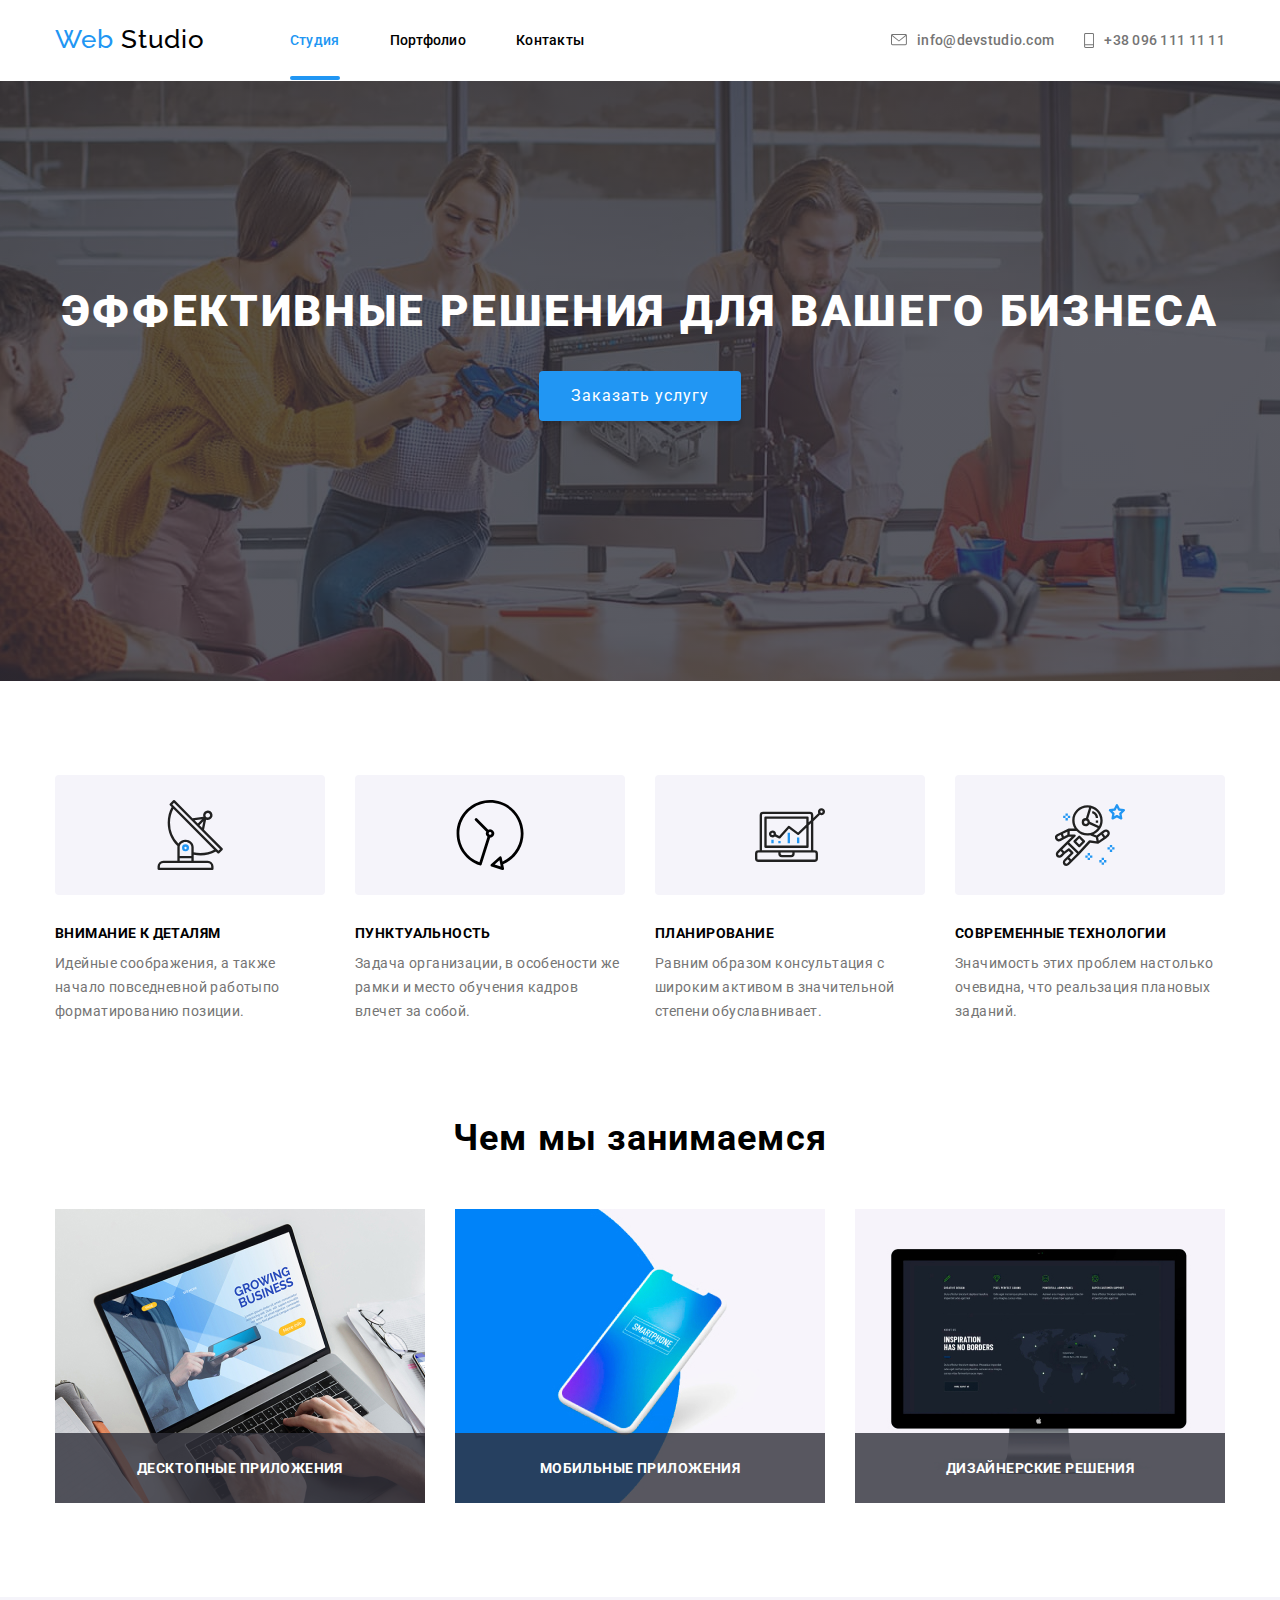
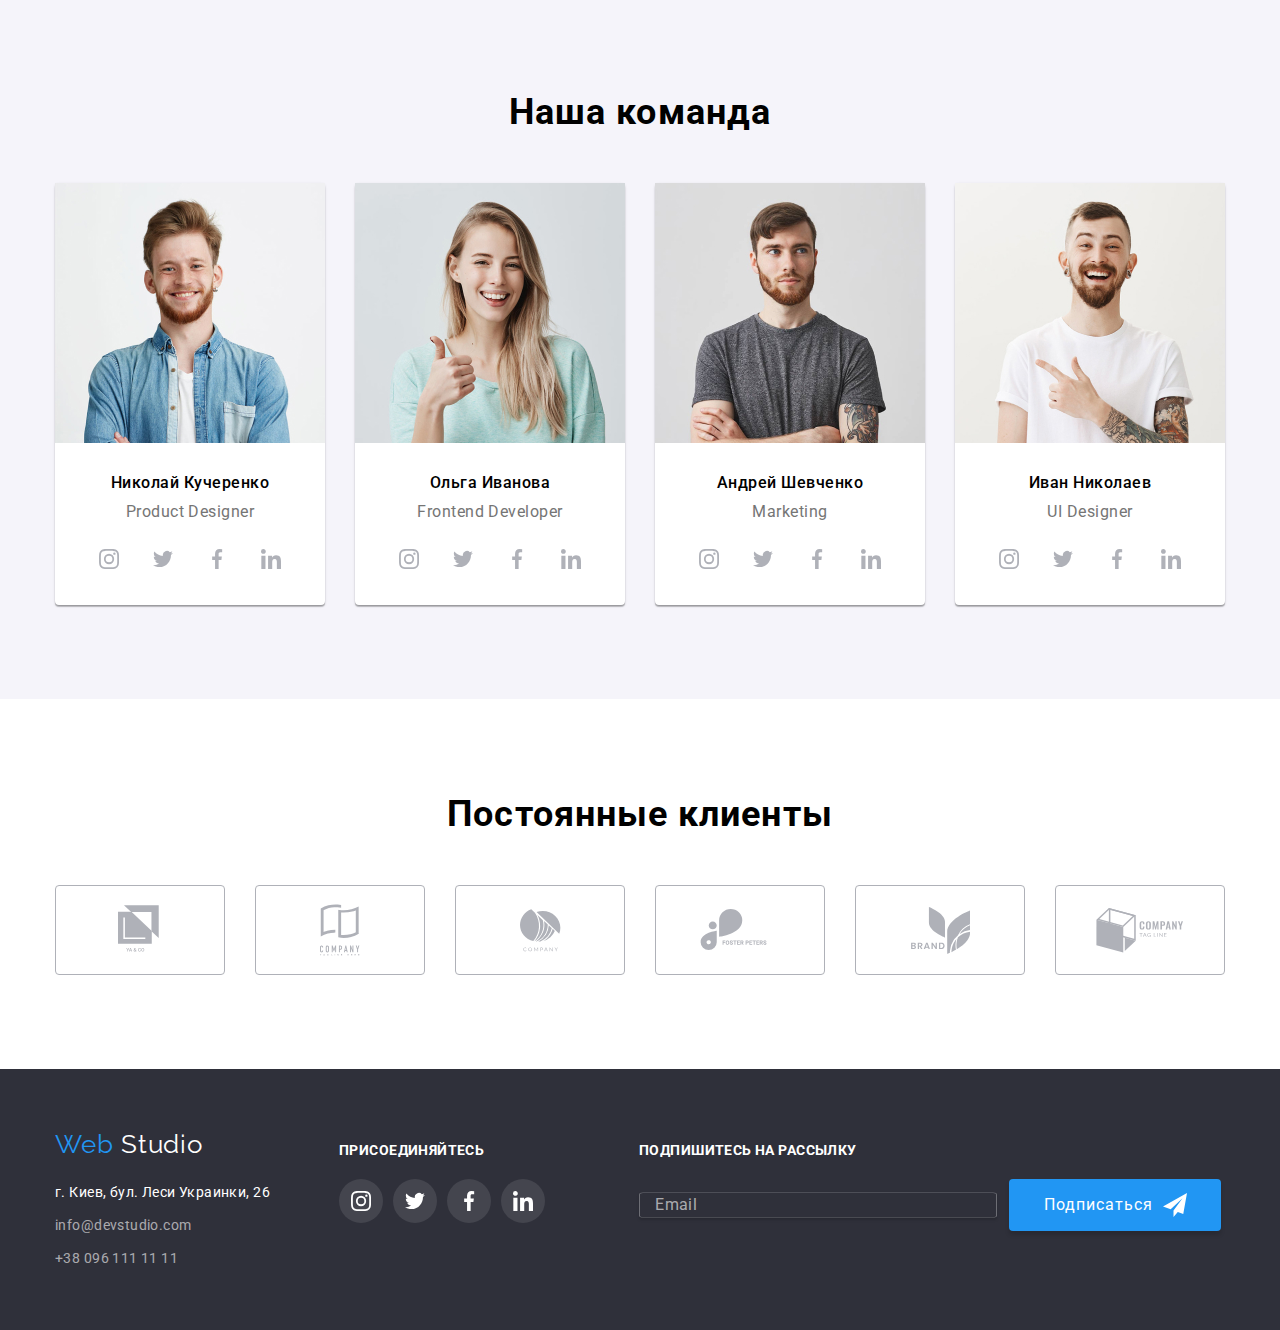
<file: index.html>
<!DOCTYPE html>
<html lang="ru">

<head>
    <meta charset="UTF-8">
    <meta name="viewport" content="width=device-width, initial-scale=1.0">
    <link
        rel="stylesheet"
        href="https://fonts.googleapis.com/css2?family=Raleway:wght@700&family=Roboto:wght@400;500;700;900&display=swap"
    />
    <title>Web studio</title>
    <link rel="stylesheet" href="./css/styles.css">
    <link rel="stylesheet" href="./css/normalize.css">

</head>

<body>
                <!-- Header -->
    <header>
        <nav class="container">
            <div class="header-content">
                <div class="header-logo">
                    <a class="logo" href="index.html"><span class="web">Web</span> Studio</a>
                </div>
                
                <ul class="nav-list">
                    <li class="nav-item"><a href="index.html" class="link menu-link active-page">Студия</a></li>
                    <li class="nav-item"><a href="portfolio.html" class="link menu-link">Портфолио</a></li>
                    <li class="nav-item"><a href="#contacts" class="link menu-link">Контакты</a></li>
                </ul>
                <ul class="contacts-list">
                    <li class="contacts-item">
                        <a href="mailto:info@devstudio.com" class="link">
                            <svg class="mail icon-header">
                                <use href="./images/icons.svg#mail"></use>
                            </svg>
                        info@devstudio.com </a>
                    </li>
                    <li class="contacts-item">
                        <a href="tel:+380961111111" class="link">
                            <svg class="phone icon-header">
                                <use href="./images/icons.svg#phone"></use>
                            </svg>
                        +38 096 111 11 11 </a>
                    </li>
                </ul>
            </div> 
        </nav>
    </header>
    
                <!-- Hero -->
    <main>
        <section class="hero">
            <div class="container">
                <!-- <img src="./images/main.jpg" alt="Эфективные решения"> -->
                <h1 class="hero-title">ЭФФЕКТИВНЫЕ РЕШЕНИЯ ДЛЯ ВАШЕГО БИЗНЕСА</h1>
                <button  class="button" data-modal-open>Заказать услугу</button>
                <div class="backdrop is-hidden" data-modal>
                    <div class="modal">
                        <form>  
                            <a href="" data-modal-close class="close">
                                <svg width="11px" height="11px" >
                                    <use href="./images/icons.svg#close"></use>
                                </svg>
                            </a>
                            <b class="modal-title">Оставьте свои данные, мы вам перезвоним</b> 

                            <label class="form-field">
                                <input type="text" name="name" placeholder=" " class="form-input">
                                <span class="form-label">Имя</span>    
                                <svg class="modal-icon">
                                    <use href="./images/icons.svg#person"></use>
                                </svg>
                            </label>

                            <label class="form-field">
                                <input type="tel" name="tel" placeholder=" " class="form-input">
                                <span class="form-label">Телефон</span>    
                                <svg class="modal-icon">
                                    <use href="./images/icons.svg#telephone"></use>
                                </svg>
                            </label>

                            <label class="form-field">
                                <input type="email" name="email" placeholder=" " class="form-input">
                                <span class="form-label">Почта</span>    
                                <svg class="modal-icon">
                                    <use href="./images/icons.svg#email"></use>
                                </svg>
                            </label>    

                            <div class="form-field-comment">
                                <textarea name="comment" id="comment" cols="50" rows="10" class="form-input-comment" placeholder=" "></textarea>
                                <label for="comment" class="form-label-comment">Коментарий</label>
                            </div>
                            
                            <!-- <label class="form-field">
                                <input type="checkbox" name="policy">
                                <span>Соглашаюсь с рассылкой и принимаю <a class="rules" href="">Условия договора</a></span>
                            </label> -->

                            <label class="checkbox-label">
                                <input type="checkbox" class="checkbox" name="topic" value="html">
                                <span class="checkbox-icon"></span>
                                <span class="policy">Соглашаюсь с рассылкой и принимаю <a class="rules" href="#">Условия договора</a></span>
                            </label>

                            <br>
                            <br>

                            <button type="submit" class="send button">Отправить</button>
                        </form>
                    </div> 
                </div>
            </div>
        </section>

                <!-- Features cotainer-->
        <section class="features">
            <!-- То что нужно спрятать -->
            <h2 class="title visually-hidden">Наши преимущества</h2>
            <!-- То что нужно спрятать -->

            <div class="container">
                <ul class="features-list">
                    <li class="features-item">
                        <div class="features-image">
                            <svg class="icon">
                                <use href="./images/icons.svg#antena"></use>
                            </svg>
                        </div>
                        <h3 class="features-item-title">ВНИМАНИЕ К ДЕТАЛЯМ</h3>
                        <p class="features-item-text">Идейные соображения, а также начало повседневной работыпо форматированию позиции.</p>
                    </li>
                    <li class="features-item">
                        <div class="features-image">
                            <svg class="icon">
                                <use href="./images/icons.svg#clock"></use>
                            </svg>
                        </div>                        
                        <h3 class="features-item-title">ПУНКТУАЛЬНОСТЬ</h3>
                        <p class="features-item-text">Задача организации, в особености же рамки и место обучения кадров влечет за собой.</p>
                    </li>
                    <li class="features-item">
                        <div class="features-image">
                            <svg class="icon">
                                <use href="./images/icons.svg#diagram"></use>
                            </svg>
                        </div>
                        <h3 class="features-item-title">ПЛАНИРОВАНИЕ</h3>
                        <p class="features-item-text">Равним образом консультация с широким активом в значительной степени обуславнивает.</p>
                    </li>
                    <li class="features-item">
                        <div class="features-image">
                            <svg class="icon">
                                <use href="./images/icons.svg#astronaut"></use>
                            </svg>
                        </div>
                        <h3 class="features-item-title">СОВРЕМЕННЫЕ ТЕХНОЛОГИИ</h3>
                        <p class="features-item-text">Значимость этих проблем настолько очевидна, что реальзация плановых заданий.</p>
                    </li>
                </ul>
            </div>
        </section>

        <!--Tech skills container-->
        <section class="tech-skills">
            <div class="container">
                <h2 class="title">Чем мы занимаемся</h2>
                <ul class="tech-skills-list">
                    <li class="tech-skills-item">
                        <a href="#">
                            <img src="./images/box1.jpg" alt="Desktop app">
                            <h3 class="tech-skills-item-title">ДЕСКТОПНЫЕ ПРИЛОЖЕНИЯ</h3>
                        </a>                        
                    </li>
                    <li class="tech-skills-item">
                        <a href="#">
                            <img src="./images/box2.jpg" alt="Mobile app">
                            <h3 class="tech-skills-item-title">МОБИЛЬНЫЕ ПРИЛОЖЕНИЯ</h3>
                        </a>                        
                    </li>
                    <li class="tech-skills-item">
                        <a href="#">
                            <img src="./images/box3.jpg" alt="Дизайнерские решения">
                            <h3 class="tech-skills-item-title">ДИЗАЙНЕРСКИЕ РЕШЕНИЯ</h3>
                        </a>                        
                    </li>
                </ul>
            </div>
        </section>

        <!-- Our Team -->
        <section class="our-team">
            <div class="container">
                <h2 class="title">Наша команда</h2>
                <ul class="team-list">
                    <li class="team-item">
                        <div class="team-photo">
                            <img src="./images/John_Smith.jpg" alt="Николай Кучеренко">
                        </div>                        
                        <div class="team-item-info">
                            <h3 class="team-item-title">Николай Кучеренко</h3>
                            <p class="team-item-description">Product Designer</p>
                            <ul class="social">                                
                                <li class="social-item">
                                    <a href="#">
                                        <svg class="social-icon">
                                            <use href="./images/icons.svg#instagram"></use>
                                        </svg>
                                    </a>
                                </li>
                                <li class="social-item">
                                    <a href="#">
                                        <svg class="social-icon">
                                            <use href="./images/icons.svg#twitter"></use>
                                        </svg>
                                    </a>
                                </li>
                                <li class="social-item">
                                    <a href="#">
                                        <svg class="social-icon">
                                            <use href="./images/icons.svg#facebook"></use>
                                        </svg>
                                    </a>
                                </li>
                                <li class="social-item">
                                    <a href="#">
                                        <svg class="social-icon">
                                            <use href="./images/icons.svg#linkedin"></use>
                                        </svg>
                                    </a>
                                </li>
                            </ul>
                        </div>
                    </li>
                    <li class="team-item">
                        <img src="./images/Marta_Stewart.jpg" alt="Ольга Иванова">
                        <div class="team-item-info">
                            <h3 class="team-item-title">Ольга Иванова</h3>
                            <p class="team-item-description">Frontend Developer</p>
                            <ul class="social">
                                <li class="social-item">
                                    <a href="#">
                                        <svg class="social-icon">
                                            <use href="./images/icons.svg#instagram"></use>
                                        </svg>
                                    </a>
                                </li>
                                <li class="social-item">
                                    <a href="#">
                                        <svg class="social-icon">
                                            <use href="./images/icons.svg#twitter"></use>
                                        </svg>
                                    </a>
                                </li>
                                <li class="social-item">
                                    <a href="#">
                                        <svg class="social-icon">
                                            <use href="./images/icons.svg#facebook"></use>
                                        </svg>
                                    </a>
                                </li>
                                <li class="social-item">
                                    <a href="#">
                                        <svg class="social-icon">
                                            <use href="./images/icons.svg#linkedin"></use>
                                        </svg>
                                    </a>
                                </li>
                            </ul>
                        </div>
                    </li>
                    <li class="team-item">
                        <img src="./images/Robert_Jakis.jpg" alt="Андрей Шевченко">
                        <div class="team-item-info">
                            <h3 class="team-item-title">Андрей Шевченко</h3>
                            <p class="team-item-description">Marketing</p>
                            <ul class="social">
                                <li class="social-item">
                                    <a href="#">
                                        <svg class="social-icon">
                                            <use href="./images/icons.svg#instagram"></use>
                                        </svg>
                                    </a>
                                </li>
                                <li class="social-item">
                                    <a href="#">
                                        <svg class="social-icon">
                                            <use href="./images/icons.svg#twitter"></use>
                                        </svg>
                                    </a>
                                </li>
                                <li class="social-item">
                                    <a href="#">
                                        <svg class="social-icon">
                                            <use href="./images/icons.svg#facebook"></use>
                                        </svg>
                                    </a>
                                </li>
                                <li class="social-item">
                                    <a href="#">
                                        <svg class="social-icon">
                                            <use href="./images/icons.svg#linkedin"></use>
                                        </svg>
                                    </a>
                                </li>
                            </ul>
                        </div>
                    </li>
                    <li class="team-item">
                        <img src="./images/Martin_Doe.jpg" alt="Иван Николаев">
                        <div class="team-item-info">
                            <h3 class="team-item-title">Иван Николаев</h3>
                            <p class="team-item-description">UI Designer</p>
                            <ul class="social">
                                <li class="social-item">
                                    <a href="#">
                                        <svg class="social-icon">
                                            <use href="./images/icons.svg#instagram"></use>
                                        </svg>
                                    </a>
                                </li>
                                <li class="social-item">
                                    <a href="#">
                                        <svg class="social-icon">
                                            <use href="./images/icons.svg#twitter"></use>
                                        </svg>
                                    </a>
                                </li>
                                <li class="social-item">
                                    <a href="#">
                                        <svg class="social-icon">
                                            <use href="./images/icons.svg#facebook"></use>
                                        </svg>
                                    </a>
                                </li>
                                <li class="social-item">
                                    <a href="#">
                                        <svg class="social-icon">
                                            <use href="./images/icons.svg#linkedin"></use>
                                        </svg>
                                    </a>
                                </li>
                            </ul>
                        </div>
                    </li>
                </ul>
            </div>
        </section>
        <!-- Our Client -->
        <section class="clients">
            <div class="container">
                <h2 class="title">Постоянные клиенты</h2>
                <ul class="clients-list">
                    <li class="clients-item">
                        <a href="#">
                            <svg class="clients-icon"  width="45px" height="50px">
                                <use href="./images/icons.svg#logo-Client1"></use>
                            </svg>
                        </a>
                    </li>
                    <li class="clients-item">
                        <a href="#">
                            <svg class="clients-icon" width="40px" height="52px">
                                <use href="./images/icons.svg#logo-Client2"></use>
                            </svg>
                        </a>
                    </li>
                    <li class="clients-item">
                        <a href="#">
                            <svg class="clients-icon" width="41px" height="43px">
                                <use href="./images/icons.svg#logo-Client3"></use>
                            </svg>
                        </a>
                    </li>
                    <li class="clients-item">
                        <a href="#">
                            <svg class="clients-icon" width="80px" height="42px">
                                <use href="./images/icons.svg#logo-Client4"></use>
                            </svg>
                        </a>
                    </li>
                    <li class="clients-item">
                        <a href="#">
                            <svg class="clients-icon" width="59px" height="47px">
                                <use href="./images/icons.svg#logo-Client5"></use>
                            </svg>
                        </a>
                    </li>
                    <li class="clients-item">
                        <a href="#">
                            <svg class="clients-icon" width="88px" height="45px">
                                <use href="./images/icons.svg#logo-Client6"></use>
                            </svg>
                            
                        </a>
                    </li>
                </ul>
            </div>
        </section>
    </main>

    <!-- Footer -->
    <footer class="page-footer">
        <section>
            <div class="container">  
                <div class="footer-content">
                    <div class="footer-contacts">
                        <a class="logo inverse" href="#top"><span class="web">Web</span> Studio</a>                                
                        <address id="contacts" class="address">      
                            <p class="address-item inverse">г. Киев, бул. Леси Украинки, 26</p>
                            <p class="address-item"><a href="mailto:info@devstudio.com" class="link"> info@devstudio.com</a></p>
                            <p class="address-item"><a href="tel:+380961111111" class="link"> +38 096 111 11 11 </a></p>
                        </address>
                    </div>
                    <div class="join-social-network">
                        <b class="inverse footer-call">ПРИСОЕДИНЯЙТЕСЬ</b>
                        <ul class="social">
                            <li class="social-item">
                                <a href="">
                                    <svg class="social-icon">
                                        <use href="./images/icons.svg#instagram"></use>
                                    </svg>
                                </a>
                            </li>
                            <li class="social-item">
                                <a href="">
                                    <svg class="social-icon">
                                        <use href="./images/icons.svg#twitter"></use>
                                    </svg>
                                </a>
                            </li>
                            <li class="social-item">
                                <a href="">
                                    <svg class="social-icon">
                                        <use href="./images/icons.svg#facebook"></use>
                                    </svg>
                                </a>
                            </li>
                            <li class="social-item">
                                <a href="">
                                    <svg class="social-icon">
                                        <use href="./images/icons.svg#linkedin"></use>
                                    </svg>
                                </a>
                            </li>
                        </ul>
                    </div>

                    <div class="subscribe">
                        <b class="inverse footer-call">ПОДПИШИТЕСЬ НА РАССЫЛКУ</b>
                        <form class="subscribe-form">                            
                            <label class="footer-label">
                                <input type="email" name="email" class="footer-input" placeholder=" "/>
                                <span class="email">Email</span>
                            </label>
                            
                            <button type="submit" class="button button-footer">
                                <span class="subscribe-button">Подписаться</span
                                ><svg class="subscribe-svg" width="24" height="24">
                                    <use href="./images/icons.svg#icon-send"></use>
                                </svg>
                            </button>
                            
                        </form>
                    </div>

                </div>
            </div>
        </section>
    </footer>
    <script src="./js/modal.js"></script>
</body>

</html>
</file>
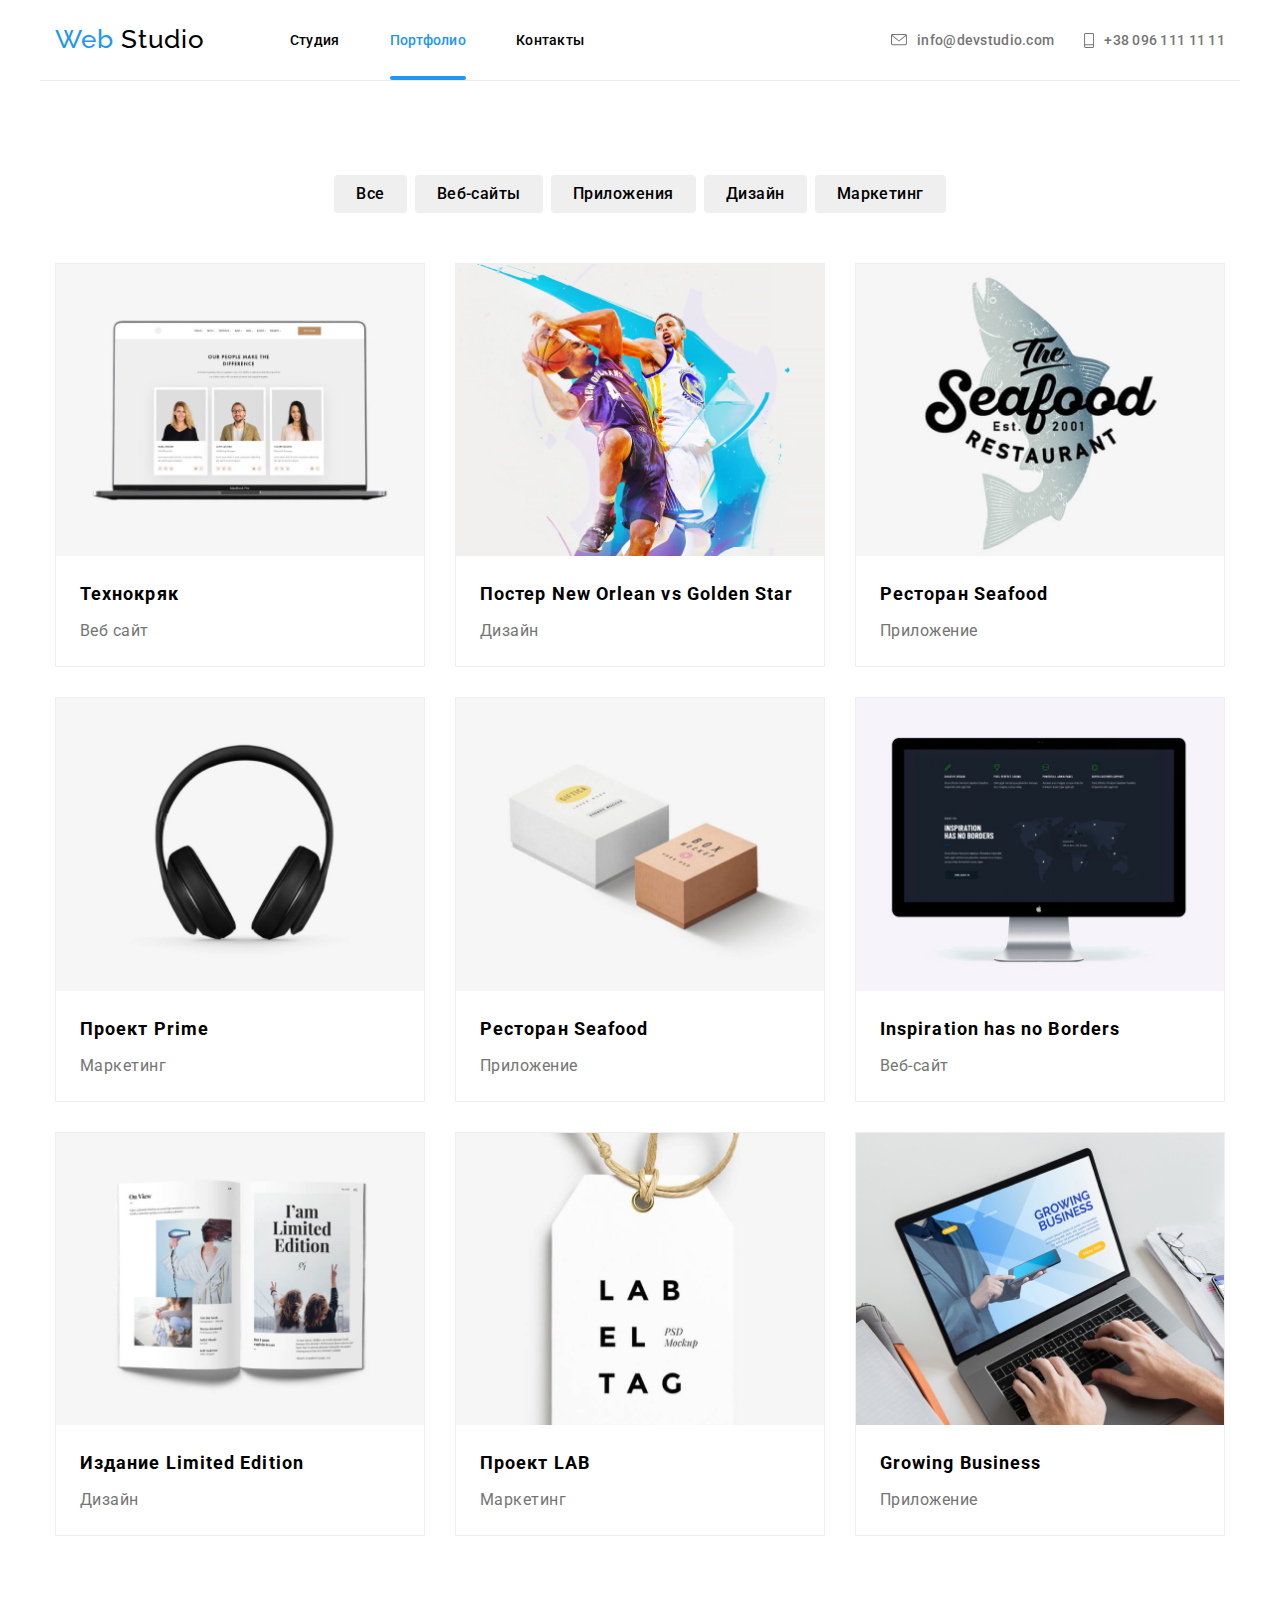
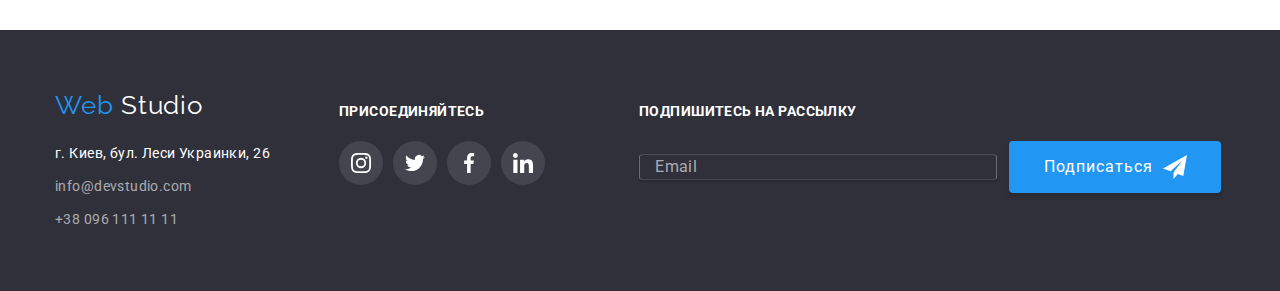
<file: portfolio.html>
<!DOCTYPE html>
<html lang="en">

<head>
    <meta charset="UTF-8">
    <meta name="viewport" content="width=device-width, initial-scale=1.0">
    <link
        rel="stylesheet"
        href="https://fonts.googleapis.com/css2?family=Raleway:wght@700&family=Roboto:wght@400;500;900&display=swap"
    />
    <title>Portfolio</title>
    <link rel="stylesheet" href="./css/styles.css">
    <link rel="stylesheet" href=".//css/normalize.css">

</head>

<body>
    <!-- Header -->
    <header>
        <nav class="container border">
            <div class="header-content">
                <div class="header-logo">
                    <a class="logo" href="index.html"><span class="web">Web</span> Studio</a>
                </div>
                
                <ul class="nav-list">
                    <li class="nav-item"><a href="index.html" class="link menu-link">Студия</a></li>
                    <li class="nav-item"><a href="portfolio.html" class="link menu-link active-page">Портфолио</a></li>
                    <li class="nav-item"><a href="#contacts" class="link menu-link">Контакты</a></li>
                </ul>
                <ul class="contacts-list">
                    <li class="contacts-item">
                        <a href="mailto:info@devstudio.com" class="link">
                            <svg class="mail icon-header">
                                <use href="./images/icons.svg#mail"></use>
                            </svg>
                        info@devstudio.com </a>
                    </li>
                    <li class="contacts-item">
                        <a href="tel:+380961111111" class="link">
                            <svg class="phone icon-header">
                                <use href="./images/icons.svg#phone"></use>
                            </svg>
                        +38 096 111 11 11 </a>
                    </li>
                </ul>
            </div> 
        </nav>
    </header>
            <!-- Our Project -->
    <main>
        <section class="our-project">
            <div class="container">
                <!-- То что нужно скрыть -->
                <h1 class="visually-hidden">Наши проекты</h1>
                <!-- То что нужно скрыть -->

                <!-- Filters -->                
                <ul class="filter-list">
                    <li class="filter-item"><button type="button" class="button">Все</button></li>
                    <li class="filter-item"><button type="button" class="button">Веб-сайты</button></li>
                    <li class="filter-item"><button type="button" class="button">Приложения</button></li>
                    <li class="filter-item"><button type="button" class="button">Дизайн</button></li>
                    <li class="filter-item"><button type="button" class="button">Маркетинг</button></li>
                </ul>
                <ul class="portfolio-list">
                    <li class="portfolio-item">
                        <a href="#" class="item-link">
                            <div class="card-image">
                                <img src="./images/project1.jpg" alt="project1">
                                <p class="portfolio-item-description">
                                    Технокряк это современная площадка распостранения
                                    коронавируса. Компании используют эту платформу
                                    для цифрового шпионажа и атак на защищённые сервера конкурентов
                                </p>
                            </div>
                            <div class="card-contents">
                                <h2 class="portfolio-titles">Технокряк</h2>
                                <p class="portfolio-text">Веб сайт</p>
                            </div>
                            
                        </a>
                    </li>
                    <li class="portfolio-item">
                        <a href="#" class="item-link">
                            <div class="card-image">
                                <img src="./images/project2.jpg" alt="project2">
                                <p class="portfolio-item-description">
                                    Технокряк это современная площадка распостранения
                                    коронавируса. Компании используют эту платформу
                                    для цифрового шпионажа и атак на защищённые сервера конкурентов
                                </p>
                            </div>
                            <div class="card-contents">
                                <h2 class="portfolio-titles">Постер New Orlean vs Golden Star</h2>
                                <p class="portfolio-text">Дизайн</p>
                            </div>
                        </a>
                    </li>
                    <li class="portfolio-item">
                        <a href="#" class="item-link">
                            <div class="card-image">
                                <img src="./images/project3.jpg" alt="project3">
                                <p class="portfolio-item-description">
                                    Технокряк это современная площадка распостранения
                                    коронавируса. Компании используют эту платформу
                                    для цифрового шпионажа и атак на защищённые сервера конкурентов
                                </p>
                            </div>
                            <div class="card-contents">
                                <h2 class="portfolio-titles">Ресторан Seafood</h2>
                                <p class="portfolio-text">Приложение</p>
                            </div>
                        </a>
                    </li>
                    <li class="portfolio-item">
                        <a href="#" class="item-link">
                            <div class="card-image">
                                <img src="./images/project4.jpg" alt="project4">
                                <p class="portfolio-item-description">
                                    Технокряк это современная площадка распостранения
                                    коронавируса. Компании используют эту платформу
                                    для цифрового шпионажа и атак на защищённые сервера конкурентов
                                </p>
                            </div>
                            <div class="card-contents">
                                <h2 class="portfolio-titles">Проект Prime</h2>
                                <p class="portfolio-text">Маркетинг</p>
                            </div>
                        </a>
                    </li>
                    <li class="portfolio-item">
                        <a href="#" class="item-link">
                            <div class="card-image">
                                <img src="./images/project5.jpg" alt="project5">
                                <p class="portfolio-item-description">
                                    Технокряк это современная площадка распостранения
                                    коронавируса. Компании используют эту платформу
                                    для цифрового шпионажа и атак на защищённые сервера конкурентов
                                </p>
                            </div>
                            <div class="card-contents">
                                <h2 class="portfolio-titles">Ресторан Seafood</h2>
                                <p class="portfolio-text">Приложение</p>
                            </div>                   
                        </a>
                    </li>
                    <li class="portfolio-item">
                        <a href="#" class="item-link">
                            <div class="card-image">
                                <img src="./images/project6.jpg" alt="project6">
                                <p class="portfolio-item-description">
                                    Технокряк это современная площадка распостранения
                                    коронавируса. Компании используют эту платформу
                                    для цифрового шпионажа и атак на защищённые сервера конкурентов
                                </p>
                            </div>
                            <div class="card-contents">
                                <h2 class="portfolio-titles">Inspiration has no Borders</h2>
                                <p class="portfolio-text">Веб-сайт</p>
                            </div>
                        </a>
                    </li>
                    <li class="portfolio-item">
                        <a href="#" class="item-link">
                            <div class="card-image">
                                <img src="./images/project7.jpg" alt="project7">
                                <p class="portfolio-item-description">
                                    Технокряк это современная площадка распостранения
                                    коронавируса. Компании используют эту платформу
                                    для цифрового шпионажа и атак на защищённые сервера конкурентов
                                </p>
                            </div>
                            <div class="card-contents">
                                <h2 class="portfolio-titles">Издание Limited Edition</h2>
                                <p class="portfolio-text">Дизайн</p>
                            </div>
                        </a>
                    </li>
                    <li class="portfolio-item">
                        <a href="#" class="item-link">
                            <div class="card-image">
                                <img src="./images/project8.jpg" alt="project8">
                                <p class="portfolio-item-description">
                                    Технокряк это современная площадка распостранения
                                    коронавируса. Компании используют эту платформу
                                    для цифрового шпионажа и атак на защищённые сервера конкурентов
                                </p>
                            </div>
                            <div class="card-contents">
                                <h2 class="portfolio-titles">Проект LAB</h2>
                                <p class="portfolio-text">Маркетинг</p>
                            </div>
                        </a>
                    </li>
                    <li class="portfolio-item">
                        <a href="#" class="item-link">
                            <div class="card-image">
                                <img src="./images/project9.jpg" alt="project9">
                                <p class="portfolio-item-description">
                                    Технокряк это современная площадка распостранения
                                    коронавируса. Компании используют эту платформу
                                    для цифрового шпионажа и атак на защищённые сервера конкурентов
                                </p>
                            </div>
                            <div class="card-contents">
                                <h2 class="portfolio-titles">Growing Business</h2>
                                <p class="portfolio-text">Приложение</p>
                            </div>
                        </a>
                    </li>
                </ul>
            </div>
        </section>
    </main>

    <!-- Footer -->
    <footer class="page-footer">
        <section>
            <div class="container">  
                <div class="footer-content">
                    <div class="footer-contacts">
                        <a class="logo inverse" href="#top"><span class="web">Web</span> Studio</a>                                
                        <address id="contacts" class="address">      
                            <p class="address-item inverse">г. Киев, бул. Леси Украинки, 26</p>
                            <p class="address-item"><a href="mailto:info@devstudio.com" class="link"> info@devstudio.com</a></p>
                            <p class="address-item"><a href="tel:+380961111111" class="link"> +38 096 111 11 11 </a></p>
                        </address>
                    </div>
                    <div class="join-social-network">
                        <b class="inverse footer-call">ПРИСОЕДИНЯЙТЕСЬ</b>
                        <ul class="social">
                            <li class="social-item">
                                <a href="">
                                    <svg class="social-icon">
                                        <use href="./images/icons.svg#instagram"></use>
                                    </svg>
                                </a>
                            </li>
                            <li class="social-item">
                                <a href="">
                                    <svg class="social-icon">
                                        <use href="./images/icons.svg#twitter"></use>
                                    </svg>
                                </a>
                            </li>
                            <li class="social-item">
                                <a href="">
                                    <svg class="social-icon">
                                        <use href="./images/icons.svg#facebook"></use>
                                    </svg>
                                </a>
                            </li>
                            <li class="social-item">
                                <a href="">
                                    <svg class="social-icon">
                                        <use href="./images/icons.svg#linkedin"></use>
                                    </svg>
                                </a>
                            </li>
                        </ul>
                    </div>

                    <div class="subscribe">
                        <b class="inverse footer-call">ПОДПИШИТЕСЬ НА РАССЫЛКУ</b>
                        <form class="subscribe-form">                            
                            <label class="footer-label">
                                <input type="email" name="email" class="footer-input" placeholder=" "/>
                                <span class="email">Email</span>
                            </label>
                            
                            <button type="submit" class="button-footer">
                                <span class="subscribe-button">Подписаться</span
                                ><svg class="subscribe-svg" width="24" height="24">
                                    <use href="./images/icons.svg#icon-send"></use>
                                </svg>
                            </button>                            
                        </form>
                    </div>
                </div>
            </div>
        </section>
    </footer>
</body>

</html>
</file>
<file: css/styles.css>
/* Text colors */
:root {
    --main-1-color: black;
    --main-2-color: #2196F3;
    --main-3-color: #FFFFFF;
    --main-4-color: #757575;
    --main-5-color: #2F303A;
    --main-6-color: #F5F4FA;
    --main-7-color: rgba(255, 255, 255, 0.4);
    --main-8-color: rgba(255, 255, 255, 0.1);
    --main-9-color: #AFB1B8;
    --border-color: #ECECEC;
    --animation: 250ms cubic-bezier(0.4, 0, 0.2, 1);
}

html {
    box-sizing: border-box;
}

*,
::before,
::after {
    box-sizing: border-box;
}
h1,
h2,
h3,
h4,
h5,
h6,
p {
    margin-top: 0px;
    margin-bottom: 0px;
}
body {
    font-family: 'Roboto', sans-serif;
}

/* a {
    text-decoration: none;  Убирает подчеткивание в ссылок
} */

ul {
    text-decoration: none;
    list-style: none;
    margin: 0;
    padding-left: 0;
}

.container {
    max-width: 1200px;
    padding: 94px 15px 94px 15px;
    margin: 0px auto 0px auto;   
}

.link {
    transition: var(--animation);
    text-decoration: none;
}

.link:hover,
.link:focus {
    color: var(--main-2-color);
}

header .container,
footer .container {
    padding-top: 0px;
    padding-bottom: 0px;
}

.title {
    color: var(--main-1-color);
    padding-bottom: 50px;
    font-size: 36px;
    line-height: 42px;
    letter-spacing: 0.03em;
    text-align: center;
}

img {
    display: block;
    max-width: 100%;
    height: auto;
}

        /* Header */
.header-content {
    display: flex;
    align-items: center;   
}
.header-logo {
    text-align: center;
    padding-top: 24px;
    padding-bottom: 25px;
    margin-right: 85px;
}
header .container {
    height: 81px;
}
header {
    font-weight: 500;
    font-size: 14px;
    line-height: 16px;
    letter-spacing: 0.02em;
    font-family: "Roboto";
}

.logo {
    font-family: 'Raleway';    
    color: var(--main-1-color);
    text-decoration: none;
    
    font-size: 26px;
    line-height: 31px;
    letter-spacing: 0.03em;
}

.web {
    color: var(--main-2-color);
}

.nav-list,
.contacts-list,
.team-list {
    display: flex;
}
.contacts-list {
    align-items: center;
}

.nav-item:not(:last-child) {
    margin-right: 50px;
}

.contacts-item {
    padding-top: 32px;
    padding-bottom: 32px;    
}

.nav-item a {
    color: var(--main-1-color);
}
.nav-item .active-page {
    color: var(--main-2-color);
}
.menu-link {
    padding-top: 32px;
    padding-bottom: 32px;
    position: relative;
    display: block;
}
.menu-link::after {
    content: "";

    position: absolute;
    left: 0;
    bottom: 0;
    
    display: block;
    width: 100%;
    height: 4px;
    background-color: var(--main-2-color);
    border-radius: 2px;
    transition: var(--animation);
    transform: scaleX(0);
}
.menu-link:hover::after {
    transform: scaleX(1);
}

.active-page::after {
    content: "";
    position: absolute;
    bottom: 0;
    display: block;
    width: 100%;
    height: 4px;
    background-color: var(--main-2-color);
    border-radius: 2px;
    transform: scaleX(1);
}
.contacts-list {
    margin-left: auto;
}
.contacts-item:not(:last-child) {
    margin-right: 30px;    
}

.contacts-item a {
    display: flex;
    align-items: center;
    color: var(--main-4-color);
}

.contacts-item a:hover,
.contacts-item a:focus {
    color: var(--main-2-color);
    fill: var(--main-2-color);
}
.contacts-item {
    display: flex;
    align-items: center;
}

.mail {
    width: 16px;
    height: 12px;
    fill: currentColor;
}
.phone {
    width: 10px;
    height: 15px;
    fill: currentColor;
}
.icon-header {
    display: flex;
    align-items: center;
    margin-right: 10px;
    
}
        /* Header end*/

        /* Шапка сайта */
.hero {
    align-items: center;
    text-align: center;
    background-image: linear-gradient(to right, rgba(47, 48, 58, 0.8), rgba(47, 48, 58, 0.8)),
        url("../images/main.jpg");
    background-repeat: no-repeat;
    background-position: center;
    background-size: cover;
    margin-left: auto;
    margin-right: auto;
    max-width: 1600px;
    height: 600px;
}
.hero .container {
    padding: 0;
}

.hero-title {
    padding-top: 200px;
    margin: 0 0 30px 0;
    font-weight: 900;
    font-size: 44px;
    line-height: 60px;
    letter-spacing: 0.06em;
    color: var(--main-3-color);
    text-transform: uppercase;
}

.hero .button {
    /* position: relative; */
    cursor: pointer; 
    background-color: var(--main-2-color);
    box-shadow: 0px 4px 4px rgba(0, 0, 0, 0.15);
    border-radius: 4px;     
}

.hero .button {
    padding: 10px 32px;
    color: var(--main-3-color);
    font-size: 16px;
    line-height: 30px;
    letter-spacing: 0.06em;
    border: 0px;
    transition: var(--animation);
}

.hero .button:hover,
.hero .button:focus {
    background-color: var(--main-3-color);
    color: var(--main-2-color);
}
        
            /* Шапка сайта */

            /* Features container start */
.features .container {
    padding-bottom: 0;
}
.visually-hidden {
    position: absolute;
    width: 1px;
    height: 1px;
    margin: -1px;
    border: 0;
    padding: 0;
    clip: rect(0 0 0 0);    
    overflow: hidden;    
}

.team-item:not(:last-child),
.clients-item:not(:last-child) {
    margin-right: 30px;
}

.features-list {
    display: flex;
    justify-content: space-between;
}
.features-item {
    width: 270px;
}
.features-image {
    display: flex;
    justify-content: center;
    align-items: center;
    height: 120px;
    background-color: var(--main-6-color);
    border-radius: 4px;
}
.icon {
    width: 70px;
    height: 70px;
}
    
.features-item-title {
    font-size: 14px;
    line-height: 16px;
    letter-spacing: 0.03em;
    margin-top: 30px;
    margin-bottom: 10px;
}
.features-item-text {
    color: var(--main-4-color);
    font-size: 14px;
    line-height: 24px;
    letter-spacing: 0.03em;
}
            /* Features container end */

            /* Tech skills container start */
.tech-skills-list {
    display: flex;
}
.tech-skills-item:not(:last-child){
    margin-right: 30px;
}
.tech-skills-item {
    position: relative;
}
.tech-skills-item-title {    
    position: absolute;
    bottom: 0;
    left: 0;
    background: rgba(47, 48, 58, 0.8);
    width: 100%;
    max-height: 70px;
    text-align: center;
    color: var(--main-3-color);
    padding-top: 27px;
    padding-bottom: 27px;

    font-size: 14px;
    line-height: 16px;
    letter-spacing: 0.03em;
}
            /* Tech skills container end */

            /* Our team container start */
.our-team {
    text-align: center;
    background-color: var(--main-6-color);
}

.team-list {
    height: 422px;
}
.team-item {
    align-items: center;
    background-color: var(--main-3-color);
    border-radius: 4px;
    box-shadow: 0px 2px 1px rgba(0, 0, 0, 0.2), 0px 1px 1px rgba(0, 0, 0, 0.14), 0px 1px 3px rgba(0, 0, 0, 0.12);
}
.team-item-title {
    padding-top: 30px;
    font-weight: 500;
    /* font-size: 16px;
    line-height: 19px;
    letter-spacing: 0.03em; */
}
.team-item-title,
.team-item-description {
    font-size: 16px;
    line-height: 19px;
    letter-spacing: 0.03em;
}

.team-item-description {
    padding-top: 10px;
    padding-bottom: 16px;
    color: var(--main-4-color);
}

.social {
    display: flex;
    justify-content: center;
    align-items: center;
}
.our-team .social {
    margin-left: 32px;
    margin-right: 32px;
    padding-bottom: 24px;
}
.social-item a {
    display: flex;
    justify-content: center;
    align-items: center;
    border-radius: 50%;
    width: 44px;
    height: 44px;
    transition: var(--animation);
}
.social-item:not(:last-child) {
    margin-right: 10px;
}
.social-icon {
    width: 20px;
    height: 20px;
    fill: var(--main-9-color);
}
.social-item a:hover .social-icon,
.social-item a:focus .social-icon {
    fill: var(--main-3-color);
    transition: var(--animation);
}
.page-footer .social-icon {
    fill: var(--main-3-color);
}

.page-footer .social-item a {
    background-color: var(--main-8-color);
}
.social-item a:hover,
.social-item a:focus {
    background-color: var(--main-2-color);
    transition: var(--animation);
}
            /* Our team container end */

            /* Clients start*/
.clients-list {
    display: flex;
    justify-content: space-between;
}
.clients-item a {
    display: flex;
    align-items: center;
    justify-content: center;
    width: 170px; 
    height: 90px;
    border: 1px solid var(--main-9-color);
    border-radius: 4px;  
    transition: var(--animation);         
}
.clients-icon {
    fill: var(--main-9-color);
    transition: var(--animation);
}
.clients-item a:hover,
.clients-item a:focus {
    border-color: var(--main-2-color);
    /* transition: var(--animation); */
}
.clients-item a:hover .clients-icon,
.clients-item a:focus .clients-icon {
    fill: var(--main-2-color);
    /* transition: var(--animation); */
}
            /* Clients end */


            /* Footer container */
            
.page-footer {
    background-color: var(--main-5-color);
}

.logo.inverse,
.inverse {
    color: var(--main-3-color);
}

.footer-content {
    padding-top: 60px;
    display: flex;
    padding-bottom: 60px;
}

.address {
    margin-top: 20px;
    font-style: normal;
}
.address-item:not(:last-child) {
    margin-bottom: 9px;
}
.address-item {
    font-size: 14px;
    line-height: 24px;
    letter-spacing: 0.03em;
}
.address-item a {
    color: rgba(255, 255, 255, 0.6);
}

.footer-contacts {
    margin-right: 69px;
}
.join-social-network {      
    margin-right: 94px;
}
.page-footer .social {
    padding-top: 20px;
}

.join-social-network,
.subscribe {
    padding-top: 12px;
    
}
.subscribe-form {
    display: flex;
    align-items: center;
    margin-top: 20px;
}

.footer-call {
    font-size: 14px;
    line-height: 16px;
    letter-spacing: 0.03em;
}
.footer-label {
    position: relative;
}
.email {
    position: absolute;
    top: 15px;
    left: 16px;
    color: rgba(255, 255, 255, 0.6);
    transition: var(--animation);
    cursor: pointer;
    font-size: 16px;
    line-height: 20px;
    letter-spacing: 0.03em;
}
.footer-input {
    min-width: 358px;
    min-height: 50px;
    border: 1px solid rgba(255, 255, 255, 0.3);
    box-shadow: 0px 4px 4px rgba(0, 0, 0, 0.15);
    border-radius: 4px;
    background-color: var(--main-5-color);
    margin-right: 12px;
    color: var(--main-3-color);
    /* padding-left: 16px;   */
    /* cursor: pointer; */
    /* transition: var(--animation);   */
}
.footer-input {
    transform: scaleY(50%);
}
.footer-input:focus + .email,
.footer-input:not(:placeholder-shown) + .email {
    transform: translateY(-35px);
}
.footer-label:focus-within > .footer-input{
    outline: none;
    border-color: var(--main-2-color);
}

.button-footer {
    display: flex;
    align-items: center;
    /* min-width: 200px;
    min-height: 50px; */
    background-color: var(--main-2-color);
    box-shadow: 0px 4px 4px rgba(0, 0, 0, 0.15);
    border-radius: 4px;
    border: 0;
    color: var(--main-3-color);
    fill: var(--main-3-color);
    transition: var(--animation);
    cursor: pointer;
}
.button-footer:hover,
.button-footer:focus{
    background-color: var(--main-3-color);
    fill: var(--main-2-color);
    color: var(--main-2-color);
}

.subscribe-button {
    padding: 10px 10px 10px 29px;
    font-size: 16px;
    line-height: 30px;
    letter-spacing: 0.06em;
    /* color: var(--main-3-color); */
}
.subscribe-svg {
    margin-right: 28px;
}

/* .subscribe-svg:hover,
.subscribe-svg:focus {
    fill: var(--main-2-color);
} */

            /* Footer container end */




            /* Portfolio start */
.border {
    border-bottom: 1px solid var(--border-color);
}

.filter-list {
    display: flex;
    justify-content: center;
    text-align: center;
    margin-bottom: 50px;
}


.filter-item:not(:last-child) {
    margin-right: 8px;
}
.filter-item .button {
    cursor: pointer; 
    transition: var(--animation);
}



.our-project .button {
    margin: 0;
    padding: 6px 22px;
    letter-spacing: 0.03em;
    line-height: 1.62;
    /* box-shadow: 0px 2px 2px rgba(0, 0, 0, 0.12); */
    /* text-shadow: 0px 4px 4px rgba(0, 0, 0, 0.25); */
    border-radius: 4px;
    border: 0;
    transition: var(--animation);
    font-weight: 500;
    font-size: 16px;
    line-height: 26px;
    letter-spacing: 0.03em;
}

.our-project .button:hover,
.our-project .button:focus {
    background-color: var(--main-2-color);
    color: var(--main-3-color);
    /* transition: var(--animation); */
    box-shadow: 0px 2px 2px rgba(0, 0, 0, 0.12), 0px 1px 2px rgba(0, 0, 0, 0.08), 0px 3px 1px rgba(0, 0, 0, 0.1);
}

.portfolio-list {
    display: flex;
    flex-wrap: wrap;
}

.portfolio-item {
    width: calc((100% - 30px * 2 ) / 3);
    margin-right: 30px;  
    border: 1px solid #EEEEEE;  
}
.portfolio-item-description {
    position: absolute;
    top: 100%;
    
    transition: var(--animation);
    color: var(--main-3-color);
    background: rgba(33, 150, 243, 0.9);
    font-size: 18px;
    line-height: 28px;
    letter-spacing: 0.03em;
    padding: 63px 24px;
}
.card-image {
    position: relative;
    overflow: hidden;
}
.card-contents {
    background-color: var(--main-3-color);
    padding-left: 24px;
    padding: 20px 24px;
}
.portfolio-item:nth-child(3n) {
    margin-right: 0;
}
.portfolio-item:nth-child(n + 4) {
    margin-top: 30px;
}

.portfolio-titles {
    font-size: 18px;
    line-height: 36px;
    letter-spacing: 0.06em;
    color: var(--main-1-color);
    padding-bottom: 4px;
}
.portfolio-text {
    font-size: 16px;
    line-height: 30px;
    letter-spacing: 0.03em;
    color: var(--main-4-color);
}
.portfolio-item:hover,
.portfolio-item:focus {
    box-shadow: 1px 4px 6px rgba(0, 0, 0, 0.16), 0px 4px 4px rgba(0, 0, 0, 0.06), 0px 1px 1px rgba(0, 0, 0, 0.12);
}

.item-link {
    text-decoration: none;
}
.item-link:hover .portfolio-item-description,
.item-link:focus .portfolio-item-description {
    transform: translateY(-100%) translateX(0);
    opacity: 1;
}
            /* Portfolio end */


             /* Модалка */
.backdrop {
    /* position: fixed; */
    top: 0;
    left: 0;
    width: 100%;
    height: 100%;
    opacity: 1;
    z-index: 4;
    visibility: visible;
    transition: var(--animation);
    background-color: rgba(0, 0, 0, 0.2);
    
}
.backdrop.is-hidden {
    visibility: hidden;
    opacity: 0;
    pointer-events: none;
}
.modal {
    position: absolute;
    top: 50%;
    left: 50%;
    transform: translate(-50%, -50%);

    min-height: 581px;
    min-width: 528px;
    padding: 40px 40px;
    background-color: var(--main-3-color);
    box-shadow: 0px 2px 1px rgba(0, 0, 0, 0.2), 0px 1px 1px rgba(0, 0, 0, 0.14), 0px 1px 3px rgba(0, 0, 0, 0.12);
    border-radius: 4px;
}
.modal-title {
    display: block;
    padding-bottom: 30px;
    font-size: 20px;
    line-height: 23px;
    letter-spacing: 0.03em;
}

.form-field,
.form-field-comment {
    position: relative;
    display: block;    
    margin-bottom: 28px;
}
.form-field-comment {
    margin-bottom: 20px;
}

.form-input,
.form-input-comment {    
    padding: 12px 16px 12px 42px;
    width: 100%;
    border: 1px solid rgba(33, 33, 33, 0.2);
    border-radius: 4px;
    cursor: pointer;
}
.form-input-comment {
    padding-left: 16px;
    resize: none; 
}

.form-label,
.form-label-comment {
    position: absolute;
    top: 50%;
    left: 42px;
    transform: translateY(-50%);
    transition: var(--animation);
    cursor: pointer;
    font-size: 14px;
    line-height: 16px;
    letter-spacing: 0.01em;
}
.form-label-comment {
    left: 16px;
    top: 0;
    transform: translateY(50%);
}

.modal-icon {
    position: absolute;
    top: 50%;
    left: 16px;
    width: 18px;
    height: 18px;
    transform: translateY(-50%);
    cursor: pointer;
}

.form-field:focus-within > .form-input,
.form-field-comment:focus-within > .form-input-comment {
    outline: none;
    border-color: var(--main-2-color);
}

.form-field:focus-within > .modal-icon {
    fill: var(--main-2-color);
}

.form-input:focus + .form-label,
.form-input:not(:placeholder-shown) + .form-label {
    color: var(--main-2-color);
    transform: translateY(-45px);
    left: 16px;
}

.form-input-comment:focus + .form-label-comment,
.form-input-comment:not(:placeholder-shown) + .form-label-comment {
    color: var(--main-2-color);
    transform: translateY(-25px);
    left: 16px;
}

.checkbox-label {
    display: flex;
    align-items: center;
}

.checkbox {
    /* -webkit-appearance: none;
    -moz-appearance: none;
    appearance: none; */
    
    position: absolute;
    width: 1px;
    height: 1px;
    margin: -1px;
    border: 0;
    padding: 0;
    clip: rect(0 0 0 0);    
    overflow: hidden;
}

.checkbox-icon {
    display: inline-block;
    width: 16px;
    height: 15px;
    background-color: var(--main-3-color);
    border: 2px solid var(--main-1-color);
    border-radius: 4px;
    margin-right: 7px;

    transition: var(--animation);
}

.checkbox:checked + .checkbox-icon {
    border-color: var(--main-2-color);
    background-color: var(--main-2-color);
    background-image: url(../images/check.svg);
    background-size: contain;
    background-origin: border-box;
}

.checkbox:focus + .checkbox-icon {
    /* outline: 1px solid var(--main-2-color); */
    border-color: var(--main-2-color);
}
.policy,
.rules {
    font-size: 14px;
    line-height: 24px;
    letter-spacing: 0.03em;
}
.rules {
    color: var(--main-2-color);    
}

.send {
    min-width: 200px;
    padding: 10px 55px;
    background-color: var(--main-2-color);
    color: var(--main-3-color);
    box-shadow: 0px 4px 4px rgba(0, 0, 0, 0.15);
    border: 0;
    border-radius: 4px;

    font-size: 16px;
    line-height: 30px;
    letter-spacing: 0.06em;
}
.close {
    display: flex;
    align-items: center;
    justify-content: center;
    position: absolute;
    top: 8px;
    right: 8px;
    width: 30px;
    height: 30px;
    border: 1px solid rgba(0, 0, 0, 0.1);
    border-radius: 100%;
}
.close:focus,
.close:hover {
    fill: var(--main-2-color);
}
</file>
